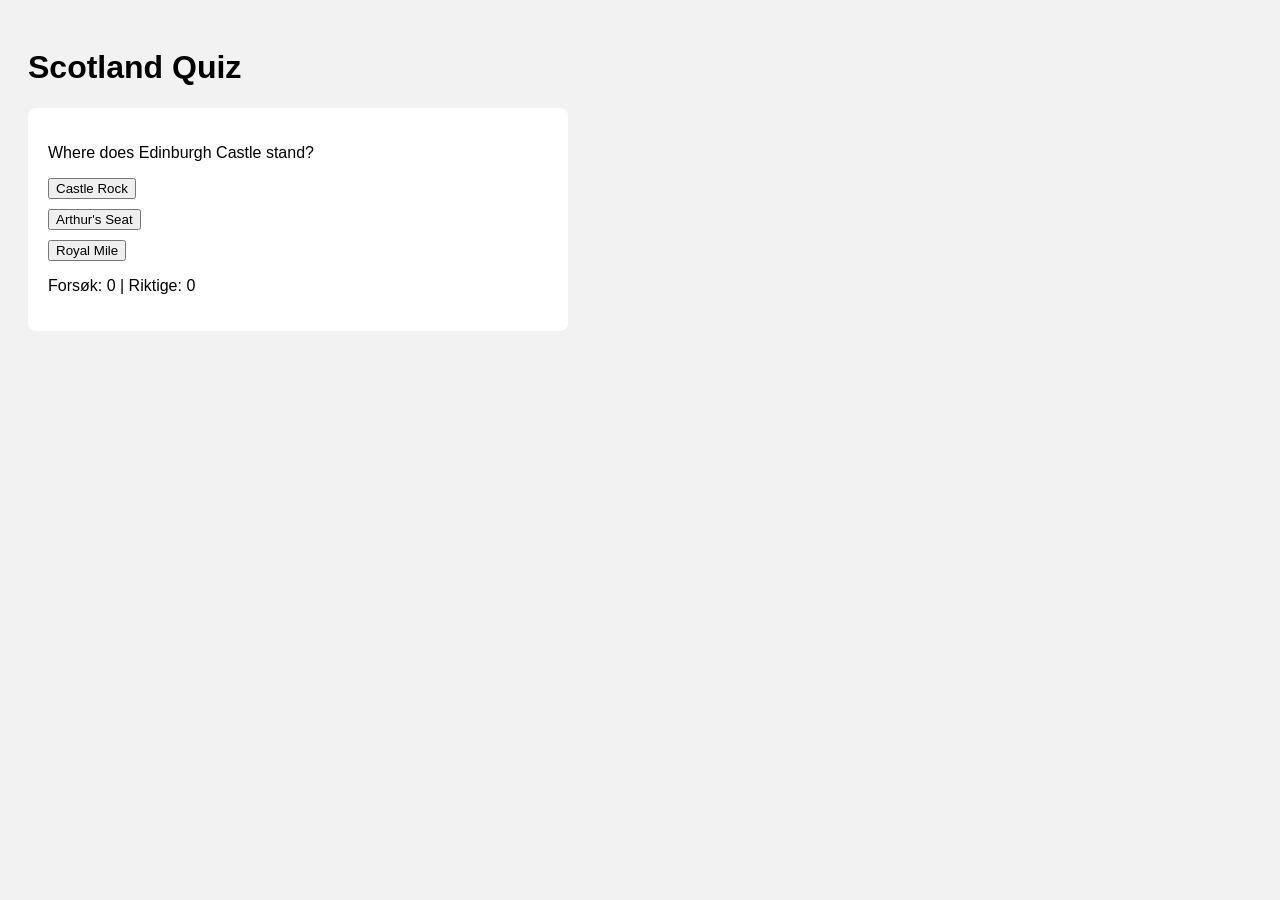
<file: index.html>
<!DOCTYPE html>
<html lang="no">
<head>
    <meta charset="UTF-8">
    <title>Scotland Quiz</title>
    <style>
        body {
            font-family: Arial, sans-serif;
            background-color: #f2f2f2;
            padding: 20px;
        }
        #quiz-box {
            background: white;
            padding: 20px;
            max-width: 500px;
            border-radius: 8px;
        }
        button {
            margin-top: 10px;
            display: block;
        }
        #result {
            margin-top: 15px;
            font-weight: bold;
        }
    </style>
</head>
<body>

    <h1>Scotland Quiz</h1>

    <div id="quiz-box">
        <p id="question"></p>
        <div id="answers"></div>
        <p id="result"></p>
        <p id="score"></p>
    </div>

    <script src="quiz.js"></script>
</body>
</html>
</file>
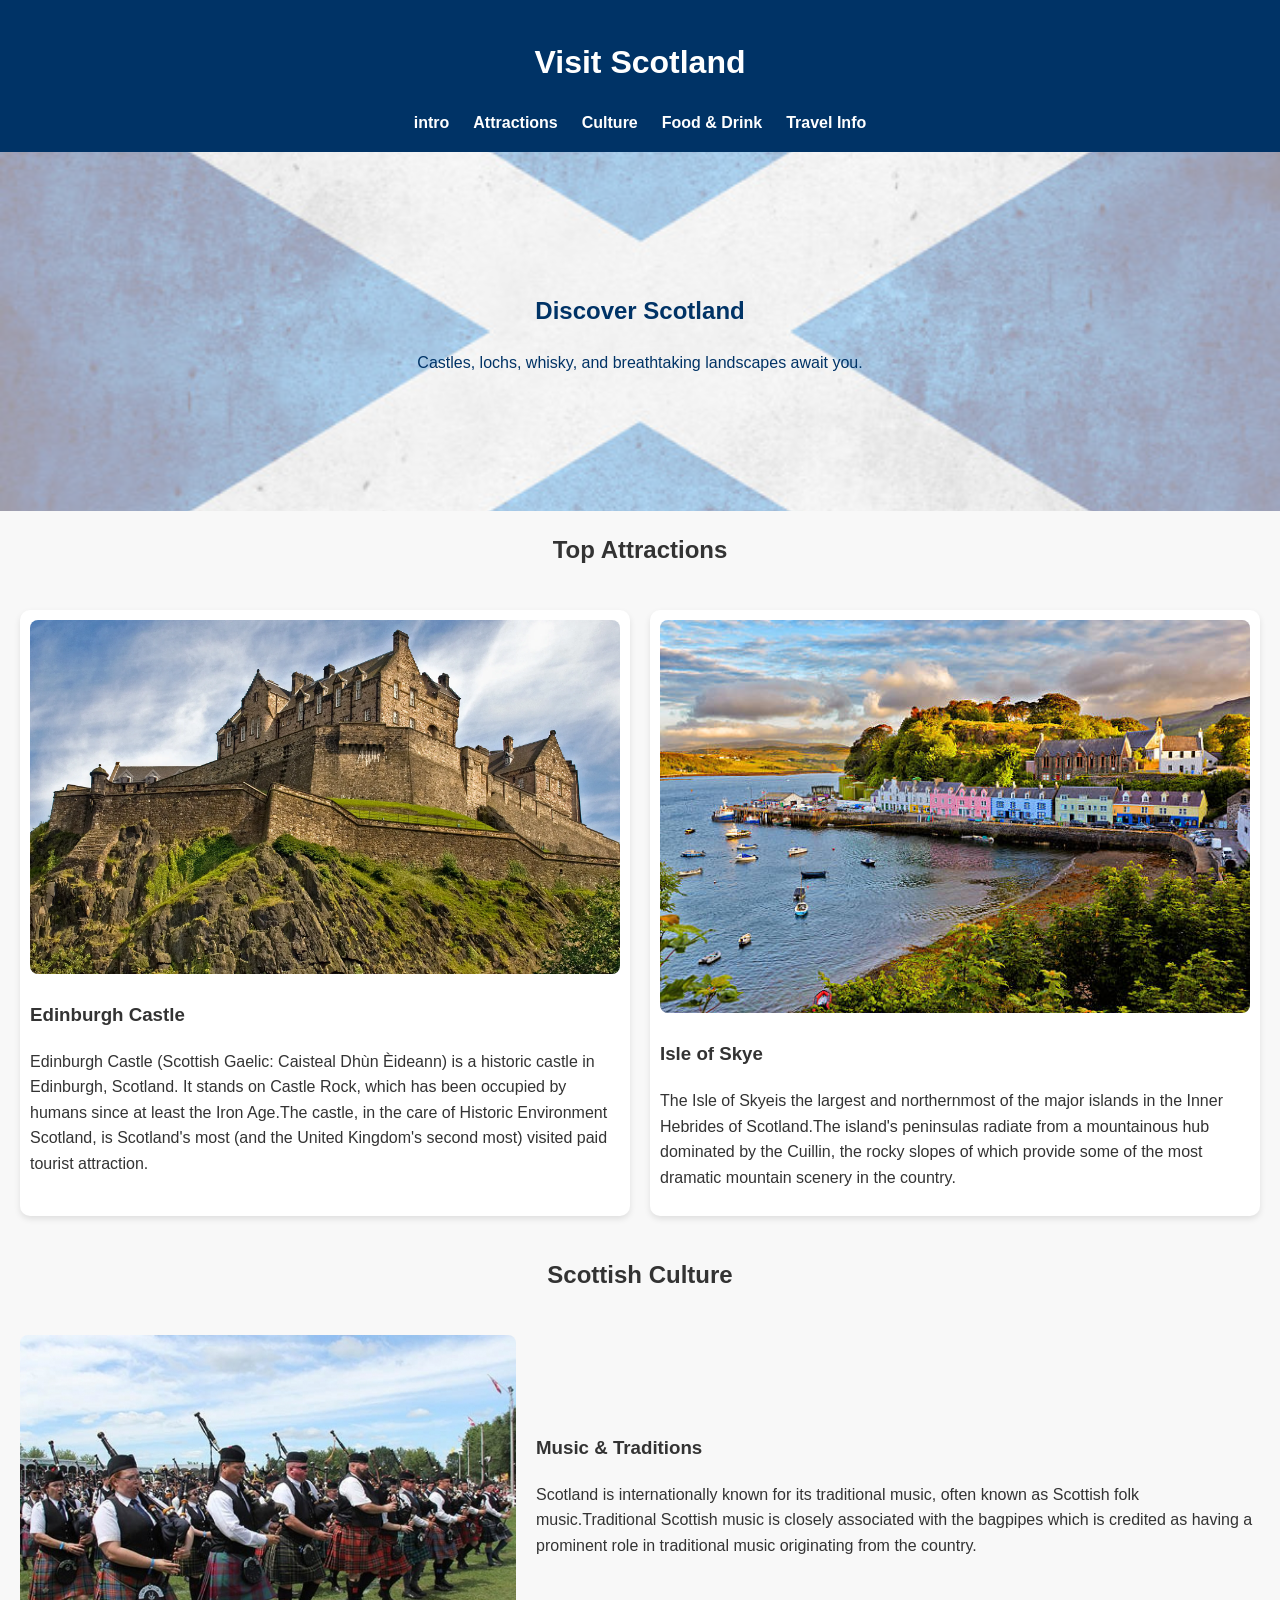
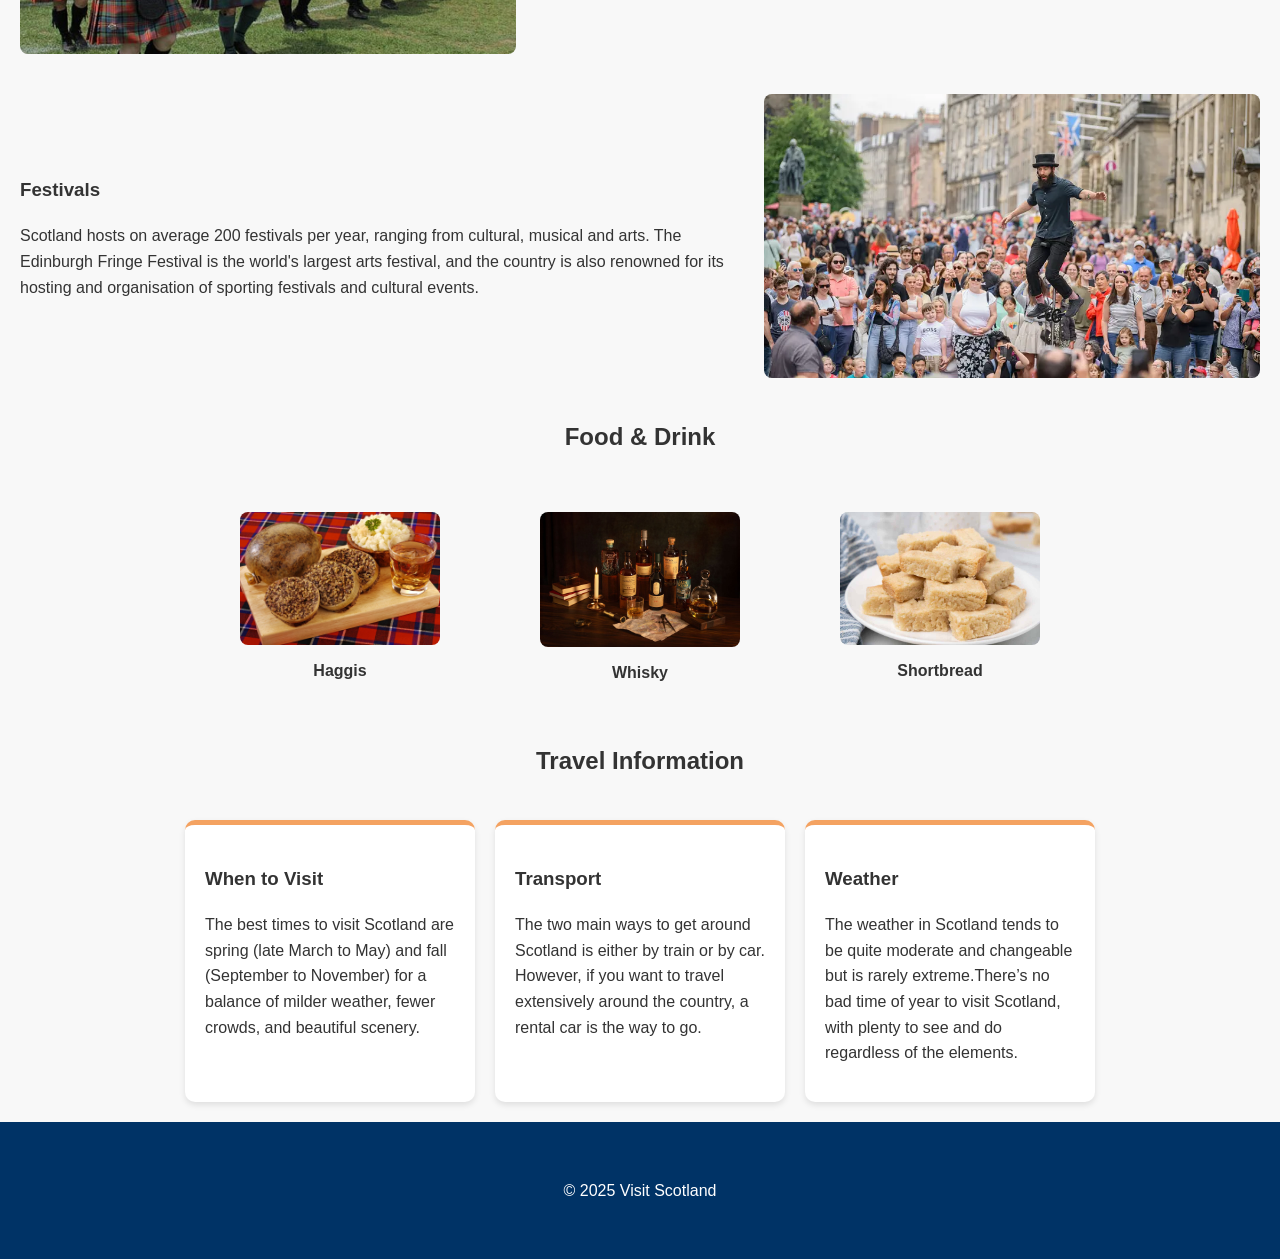
<file: A-Main website file.html>
<!DOCTYPE html>
<html lang="en">
<head>
  <meta charset="UTF-8">
  <meta name="viewport" content="width=device-width, initial-scale=1.0">
  <title>Visit Scotland</title>
  <link rel="stylesheet" href="A-Mainstyle.css">
</head>
<body>

<header>
  <h1>Visit Scotland</h1>
  <nav>
    <ul>
      <li><a href="#home">intro</a></li>
      <li><a href="#attractions">Attractions</a></li>
      <li><a href="#culture">Culture</a></li>
      <li><a href="#food">Food & Drink</a></li>
      <li><a href="#travel">Travel Info</a></li>
    </ul>
  </nav>
</header>

<!-- Hero Section -->
<section id="home" class="hero">
  <div class="hero-content">
    <h2>Discover Scotland</h2>
    <p>Castles, lochs, whisky, and breathtaking landscapes await you.</p>
  </div>
</section>
<div class="flag-overlay">
</div>

<!-- Attractions Section -->
<section id="attractions">
  <h2>Top Attractions</h2>
  <div class="grid">
    <article>
      <img src="bilder/edinburgh_castle_scotland.webp" alt="Edinburgh Castle above the city of Edinburgh">
      <h3>Edinburgh Castle</h3>
      <p>Edinburgh Castle (Scottish Gaelic: Caisteal Dhùn Èideann) is a historic castle in Edinburgh, Scotland. It stands on Castle Rock, which has been occupied by humans since at least the Iron Age.The castle, in the care of Historic Environment Scotland, is Scotland's most (and the United Kingdom's second most) visited paid tourist attraction.</p>
    </article>
    <article>
      <img src="bilder/skye island main.jpg" alt="The Isle of Skye's rugged landscape">
      <h3>Isle of Skye</h3>
      <p>The Isle of Skyeis the largest and northernmost of the major islands in the Inner Hebrides of Scotland.The island's peninsulas radiate from a mountainous hub dominated by the Cuillin, the rocky slopes of which provide some of the most dramatic mountain scenery in the country.</p>
    </article>
  </div>
</section>

<section id="culture" class="alt-layout">
  <h2>Scottish Culture</h2>
  <div class="row">
    <img src="bilder/bagpipes and kilts.jpg" alt="Scottish bagpiper wearing traditional kilt">
    <div>
      <h3>Music & Traditions</h3>
      <p>Scotland is internationally known for its traditional music, often known as Scottish folk music.Traditional Scottish music is closely associated with the bagpipes which is credited as having a prominent role in traditional music originating from the country.</p>
    </div>
  </div>
  <div class="row reverse">
    <img src="bilder/street-events-2024-dmh.webp" alt="Highland Games event in Scotland">
    <div>
      <h3>Festivals</h3>
      <p>Scotland hosts on average 200 festivals per year, ranging from cultural, musical and arts. The Edinburgh Fringe Festival is the world's largest arts festival, and the country is also renowned for its hosting and organisation of sporting festivals and cultural events.</p>
    </div>
  </div>
</section>

<!-- Food Section -->
<section id="food">
  <h2>Food & Drink</h2>
  <div class="gallery">
    <figure><img src="bilder/haggis.jpg" alt="Traditional Scottish haggis"><figcaption>Haggis</figcaption></figure>
    <figure><img src="bilder/scotch-whisky-regions.jpg" alt="Scottish whisky barrels"><figcaption>Whisky</figcaption></figure>
    <figure><img src="bilder/shortbread.jpg" alt="Scottish shortbread cookies"><figcaption>Shortbread</figcaption></figure>
  </div>
</section>

<!-- Travel Info Section -->
<section id="travel">
  <h2>Travel Information</h2>
  <div class="info-boxes">
    <div class="box">
      <h3>When to Visit</h3>
      <p>The best times to visit Scotland are spring (late March to May) and fall (September to November) for a balance of milder weather, fewer crowds, and beautiful scenery.</p>
    </div>
    <div class="box">
      <h3>Transport</h3>
      <p>The two main ways to get around Scotland is either by train or by car. However, if you want to travel extensively around the country, a rental car is the way to go.</p>
    </div>
    <div class="box">
      <h3>Weather</h3>
      <p>The weather in Scotland tends to be quite moderate and changeable but is rarely extreme.There’s no bad time of year to visit Scotland, with plenty to see and do regardless of the elements. </p>
    </div>
  </div>
</section>

<!-- Footer -->
<footer>
  <p>© 2025 Visit Scotland </p>
</footer>

</body>
</html>
</file>
<file: A-Mainstyle.css>
:root {
  --primary: #003366;     
  --secondary: #004d40;   
  --accent: #f4a261;      
  --light: #f8f8f8;
  --text: #333;
}

body {
  font-family: "Arial", sans-serif;
  margin: 0;
  background: var(--light);
  color: var(--text);
  line-height: 1.6;
}

h1, h2 {
  text-align: center;
}

/* Header & Navigation */
header {
  background: var(--primary);
  color: white;
  text-align: center;
  padding: 1em 0;
}

nav ul {
  display: flex;
  justify-content: center;
  gap: 1.5em;
  list-style: none;
  padding: 0;
  margin: 0;
}

nav a {
  color: white;
  text-decoration: none;
  font-weight: bold;
}

nav a:hover {
  text-decoration: underline;
}


.hero {
  position: relative;
  text-align: center;
  color:  #003366;
  padding: 120px 20px;
  overflow: hidden;
}

.hero::before {
  content: "";
  position: absolute;
  top: 0;
  left: 0;
  width: 100%;
  height: 100%;
  background: url("bilder/flaggo.jpg") no-repeat center/cover;
  opacity: 0.4; 
  z-index: 0;   
}

.hero h2,
.hero p {
  position: relative;
  z-index: 1; 
}
/* Attractions (Grid) */
.grid {
  display: grid;
  grid-template-columns: repeat(auto-fit, minmax(280px, 1fr));
  gap: 20px;
  padding: 20px;
}

.grid article {
  background: white;
  border-radius: 10px;
  box-shadow: 0 3px 6px rgba(0,0,0,0.1);
  padding: 10px;
  transition: transform 0.2s;
}

.grid article:hover {
  transform: scale(1.02);
}

.grid img {
  width: 100%;
  height: auto;
  border-radius: 8px;
}

/* Culture (Flex Rows) */
.alt-layout .row {
  display: flex;
  gap: 20px;
  padding: 20px;
  align-items: center;
  flex-wrap: wrap;
}
.alt-layout .row.reverse {
  flex-direction: row-reverse;
}
.alt-layout img {
  width: 40%;
  min-width: 250px;
  border-radius: 8px;
}
.alt-layout div {
  flex: 1;
}

/* Food (Gallery with Flexbox) */
.gallery {
  display: flex;
  flex-wrap: wrap;
  justify-content: center;
  gap: 20px;
  padding: 20px;
}

.gallery img {
  width: 200px;
  height: auto;
  border-radius: 8px;
}

.gallery figcaption {
  text-align: center;
  font-weight: bold;
  margin-top: 5px;
}

/* Travel Info (Boxes with Flexbox) and media */ 
.info-boxes {
  display: flex;
  flex-wrap: wrap;
  gap: 20px;
  justify-content: center;
  padding: 20px;
}

.box {
  background: white;
  padding: 20px;
  border-radius: 10px;
  width: 250px;
  box-shadow: 0 3px 6px rgba(0,0,0,0.1);
  border-top: 5px solid var(--accent);
}

footer {
  background: var(--primary);
  color: white;
  text-align: center;
  padding: 40px 20px;
}

@media (max-width: 800px) {
  nav ul {
    flex-direction: column;
    gap: 10px;
  }

  .alt-layout .row {
    flex-direction: column;
    text-align: center;
  }

  .alt-layout img {
    width: 90%;
  }

  .grid {
    grid-template-columns: 1fr;
  }
}
</file>
